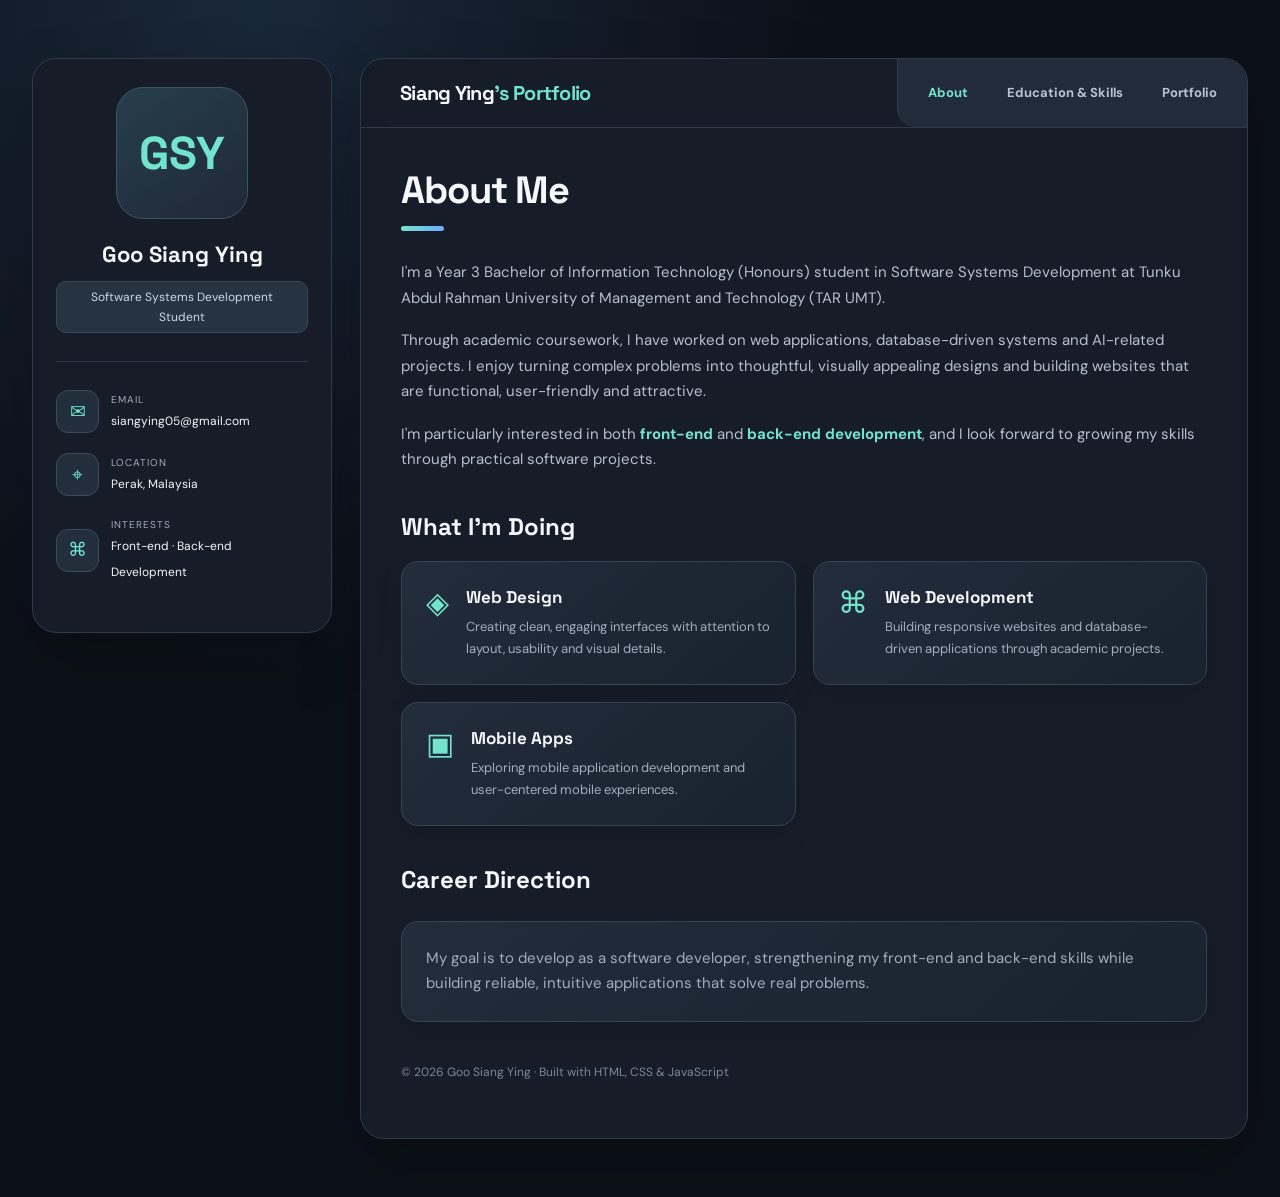
<file: index.html>
<!doctype html><html lang="en"><head><meta charset="utf-8">
<meta name="robots" content="noindex, nofollow">
<meta name="viewport" content="width=device-width,initial-scale=1"><meta name="description" content="Goo Siang Ying — software systems development student portfolio"><title>About | Siang Ying's Portfolio</title><link rel="stylesheet" href="style.css?v=1"></head><body><div class="layout"><aside class="sidebar"><div class="avatar" aria-label="GSY initials">GSY</div><h1>Goo Siang Ying</h1><div class="role">Software Systems Development Student</div><hr class="separator"><div class="contact-item"><div class="contact-icon">✉</div><div><small>Email</small><a href="mailto:siangying05@gmail.com">siangying05@gmail.com</a></div></div><div class="contact-item"><div class="contact-icon">⌖</div><div><small>Location</small><span>Perak, Malaysia</span></div></div><div class="contact-item"><div class="contact-icon">⌘</div><div><small>Interests</small><span>Front-end · Back-end Development</span></div></div></aside><main class="main"><header class="topbar"><a class="brand" href="index.html">Siang Ying<span>'s Portfolio</span></a><nav class="nav" aria-label="Main navigation"><a href="index.html" class="active">About</a><a href="resume.html" class="">Education &amp; Skills</a><a href="portfolio.html" class="">Portfolio</a></nav></header><div class="content"><h2 class="section-title">About Me</h2><div class="underline"></div><div class="intro"><p>I'm a Year 3 Bachelor of Information Technology (Honours) student in Software Systems Development at Tunku Abdul Rahman University of Management and Technology (TAR UMT).</p><p>Through academic coursework, I have worked on web applications, database-driven systems and AI-related projects. I enjoy turning complex problems into thoughtful, visually appealing designs and building websites that are functional, user-friendly and attractive.</p><p>I'm particularly interested in both <strong style="color:var(--accent)">front-end</strong> and <strong style="color:var(--accent)">back-end development</strong>, and I look forward to growing my skills through practical software projects.</p></div><h2 class="subhead">What I'm Doing</h2><div class="service-grid"><article class="service"><div class="service-icon">◈</div><div><h3>Web Design</h3><p>Creating clean, engaging interfaces with attention to layout, usability and visual details.</p></div></article><article class="service"><div class="service-icon">⌘</div><div><h3>Web Development</h3><p>Building responsive websites and database-driven applications through academic projects.</p></div></article><article class="service"><div class="service-icon">▣</div><div><h3>Mobile Apps</h3><p>Exploring mobile application development and user-centered mobile experiences.</p></div></article></div><h2 class="subhead">Career Direction</h2><div class="note-card"><p>My goal is to develop as a software developer, strengthening my front-end and back-end skills while building reliable, intuitive applications that solve real problems.</p></div><footer class="page-footer">© 2026 Goo Siang Ying · Built with HTML, CSS & JavaScript</footer></div></main></div><script src="script.js"></script></body></html>
</file>
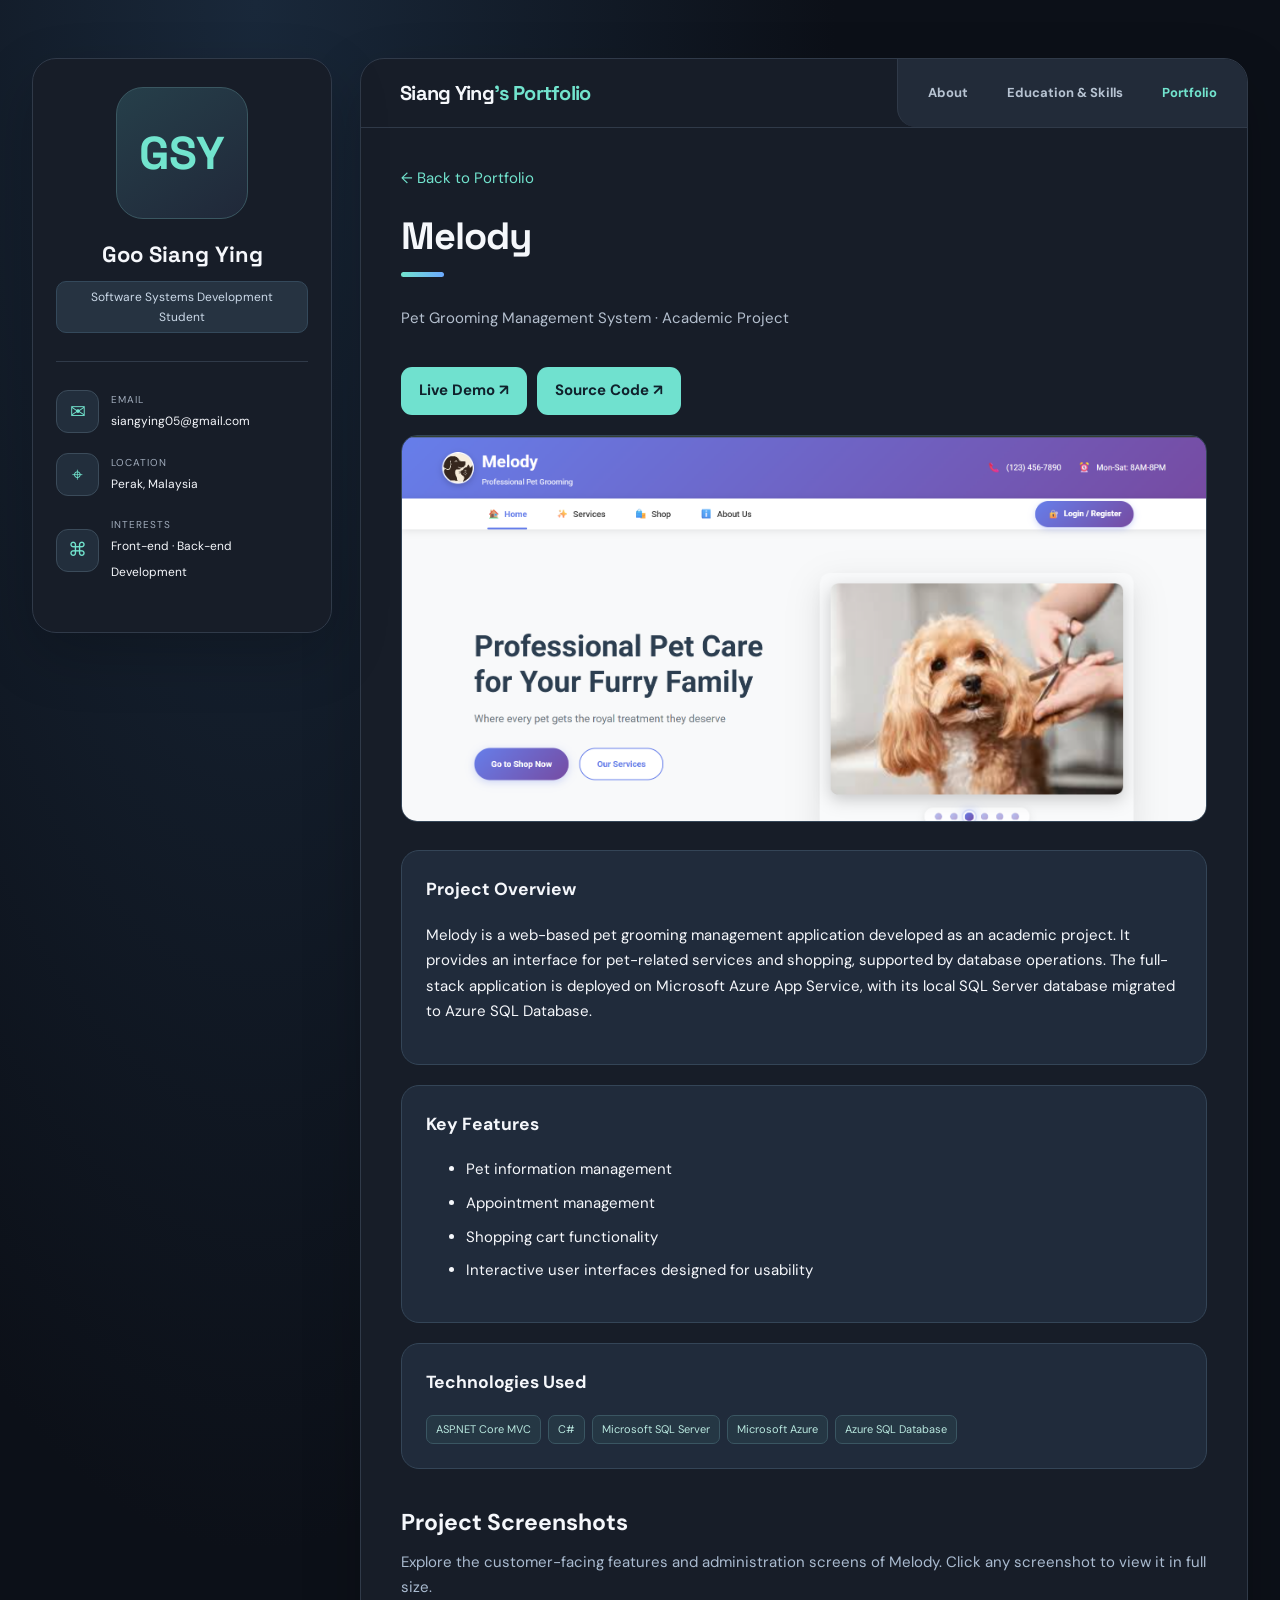
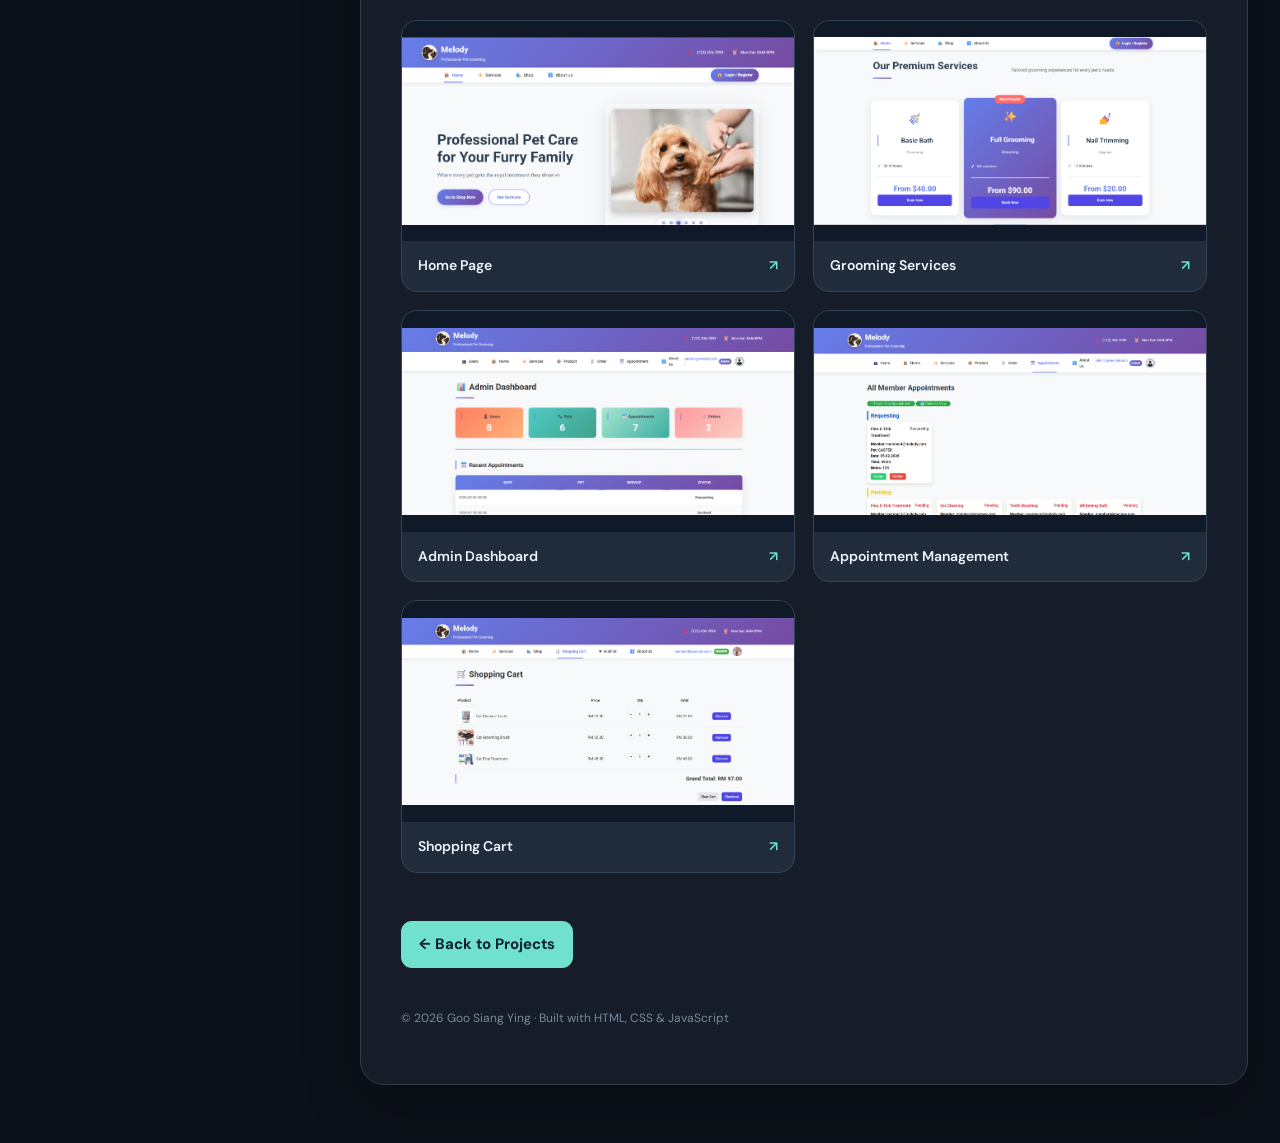
<file: melody.html>
<!doctype html><html lang="en"><head><meta charset="utf-8">
<meta name="robots" content="noindex, nofollow">
<meta name="viewport" content="width=device-width,initial-scale=1"><meta name="description" content="Melody Pet Grooming Management System — academic project by Goo Siang Ying"><title>Melody Project | Siang Ying's Portfolio</title><link rel="stylesheet" href="style.css?v=6"></head><body><div class="layout"><aside class="sidebar"><div class="avatar" aria-label="GSY initials">GSY</div><h1>Goo Siang Ying</h1><div class="role">Software Systems Development Student</div><hr class="separator"><div class="contact-item"><div class="contact-icon">✉</div><div><small>Email</small><a href="mailto:siangying05@gmail.com">siangying05@gmail.com</a></div></div><div class="contact-item"><div class="contact-icon">⌖</div><div><small>Location</small><span>Perak, Malaysia</span></div></div><div class="contact-item"><div class="contact-icon">⌘</div><div><small>Interests</small><span>Front-end · Back-end Development</span></div></div></aside><main class="main"><header class="topbar"><a class="brand" href="index.html">Siang Ying<span>'s Portfolio</span></a><nav class="nav" aria-label="Main navigation"><a href="index.html">About</a><a href="resume.html">Education &amp; Skills</a><a href="portfolio.html" class="active">Portfolio</a></nav></header><div class="content"><a href="portfolio.html" style="color:var(--accent);text-decoration:none">← Back to Portfolio</a><h2 class="section-title" style="margin-top:20px">Melody</h2><div class="underline"></div><p class="intro">Pet Grooming Management System · Academic Project</p><div style="display:flex;flex-wrap:wrap;gap:10px;margin:16px 0"><a class="view-project-btn" href="https://melody-pet-grooming-hxhmc9cugtfdgpbf.eastasia-01.azurewebsites.net" target="_blank" rel="noopener noreferrer">Live Demo ↗</a><a class="view-project-btn" href="https://github.com/siangying05/Melody-Pet-Grooming-System" target="_blank" rel="noopener noreferrer">Source Code ↗</a></div><img class="melody-hero-image" src="images/MelodyDashboard.png" alt="Screenshot of Melody pet grooming website homepage"><div class="melody-detail-card"><h3>Project Overview</h3><p>Melody is a web-based pet grooming management application developed as an academic project. It provides an interface for pet-related services and shopping, supported by database operations. The full-stack application is deployed on Microsoft Azure App Service, with its local SQL Server database migrated to Azure SQL Database.</p></div><div class="melody-detail-card"><h3>Key Features</h3><ul><li>Pet information management</li><li>Appointment management</li><li>Shopping cart functionality</li><li>Interactive user interfaces designed for usability</li></ul></div><div class="melody-detail-card"><h3>Technologies Used</h3><div class="chips"><span class="chip">ASP.NET Core MVC</span><span class="chip">C#</span><span class="chip">Microsoft SQL Server</span><span class="chip">Microsoft Azure</span><span class="chip">Azure SQL Database</span></div></div><section class="melody-gallery" aria-labelledby="melody-gallery-title"><h3 id="melody-gallery-title">Project Screenshots</h3><p class="melody-gallery-intro">Explore the customer-facing features and administration screens of Melody. Click any screenshot to view it in full size.</p><div class="melody-gallery-grid">
<a class="melody-shot" href="images/MelodyDashboard.png" target="_blank" rel="noopener noreferrer"><img src="images/MelodyDashboard.png" alt="Melody homepage" loading="lazy"><span>Home Page <span aria-hidden="true">↗</span></span></a>
<a class="melody-shot" href="images/MelodyService.png" target="_blank" rel="noopener noreferrer"><img src="images/MelodyService.png" alt="Melody grooming services and pricing" loading="lazy"><span>Grooming Services <span aria-hidden="true">↗</span></span></a>
<a class="melody-shot" href="images/AdminDashboard.png" target="_blank" rel="noopener noreferrer"><img src="images/AdminDashboard.png" alt="Melody admin dashboard with summary cards and recent appointments" loading="lazy"><span>Admin Dashboard <span aria-hidden="true">↗</span></span></a>
<a class="melody-shot" href="images/AdminViewMemberAppointment.png" target="_blank" rel="noopener noreferrer"><img src="images/AdminViewMemberAppointment.png" alt="Admin view of member appointment requests" loading="lazy"><span>Appointment Management <span aria-hidden="true">↗</span></span></a>
<a class="melody-shot" href="images/MelodyMemberShoppingCart.png" target="_blank" rel="noopener noreferrer"><img src="images/MelodyMemberShoppingCart.png" alt="Member shopping cart with products and total" loading="lazy"><span>Shopping Cart <span aria-hidden="true">↗</span></span></a>
</div></section><a class="view-project-btn" href="portfolio.html">← Back to Projects</a><footer class="page-footer">© 2026 Goo Siang Ying · Built with HTML, CSS &amp; JavaScript</footer></div></main></div><script src="script.js"></script></body></html>
</file>
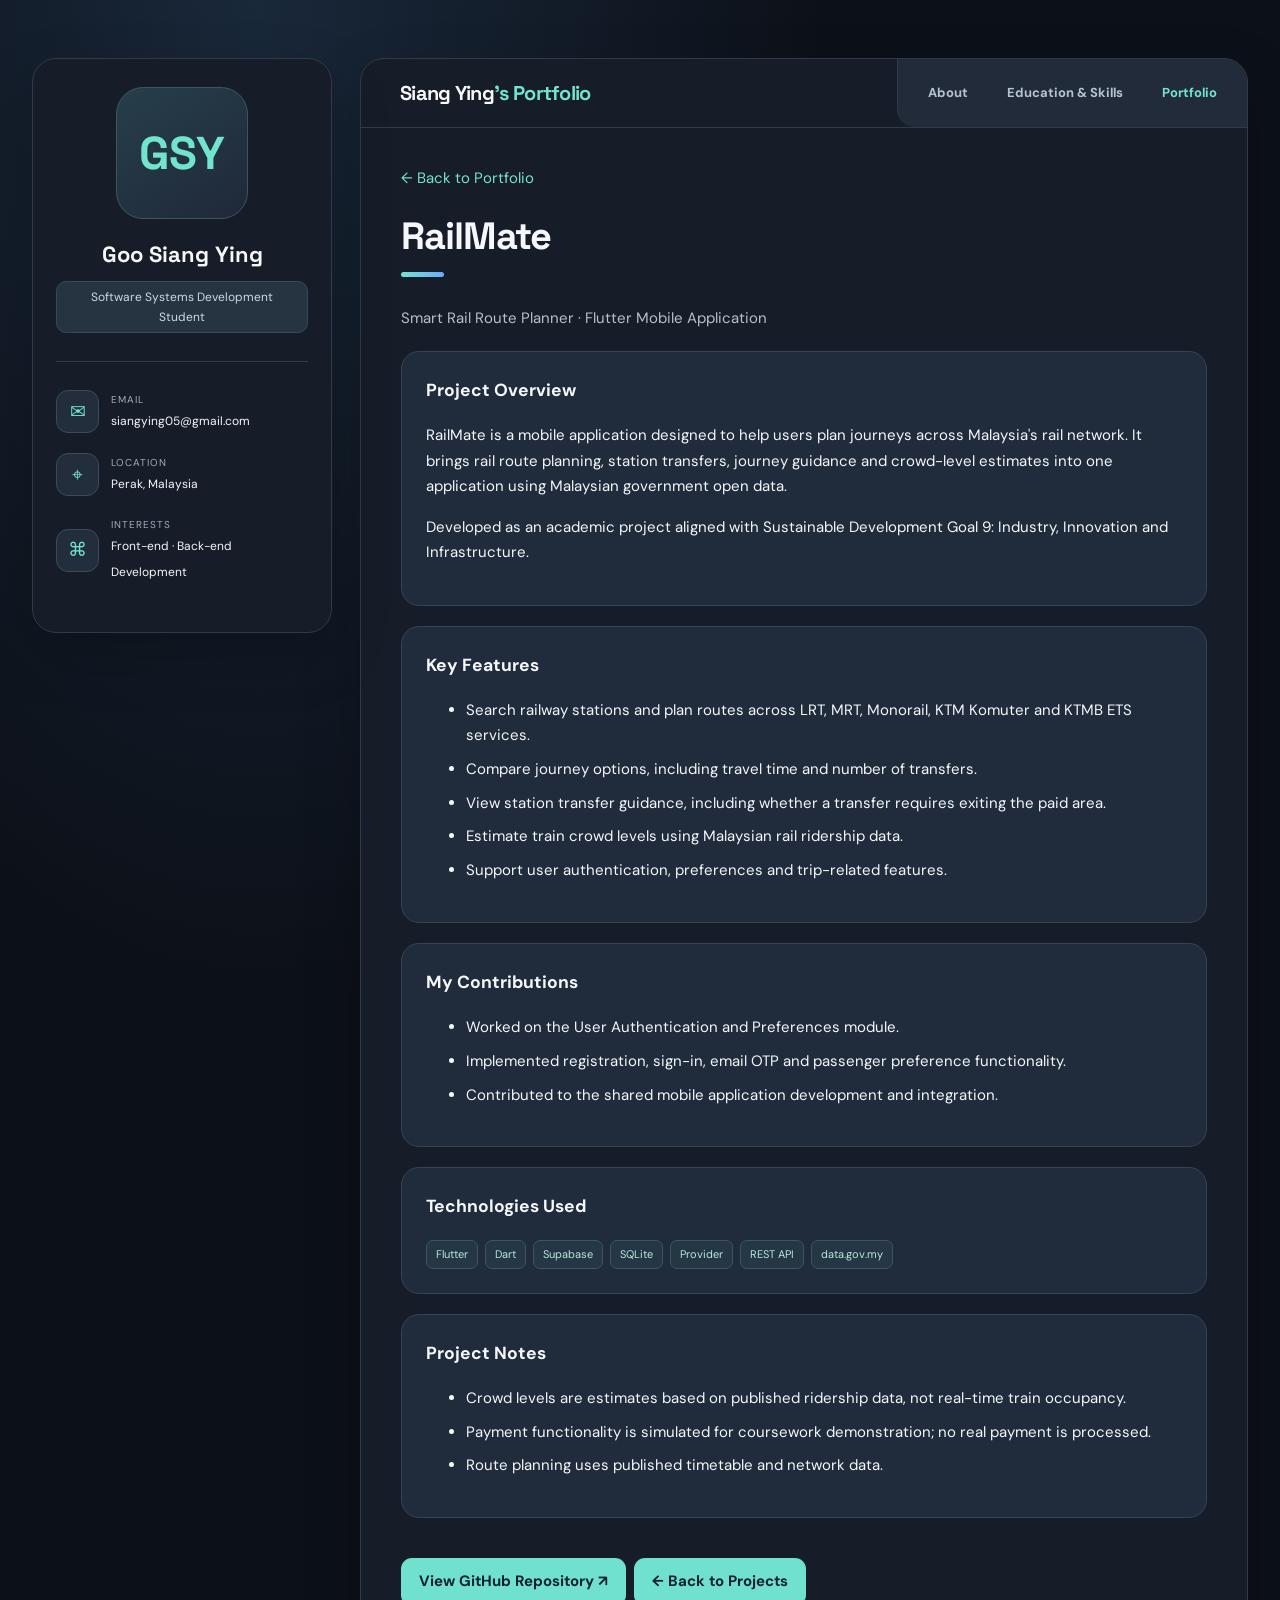
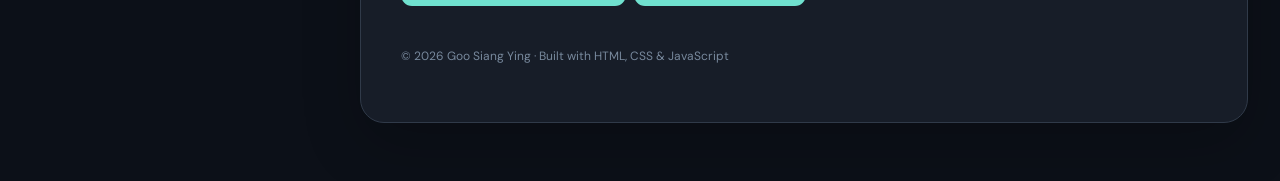
<file: railmate.html>
<!doctype html><html lang="en"><head><meta charset="utf-8">
<meta name="robots" content="noindex, nofollow">
<meta name="viewport" content="width=device-width,initial-scale=1"><meta name="description" content="RailMate Smart Rail Route Planner — mobile application project by Goo Siang Ying"><title>RailMate Project | Siang Ying's Portfolio</title><link rel="stylesheet" href="style.css?v=1"></head><body><div class="layout"><aside class="sidebar"><div class="avatar" aria-label="GSY initials">GSY</div><h1>Goo Siang Ying</h1><div class="role">Software Systems Development Student</div><hr class="separator"><div class="contact-item"><div class="contact-icon">✉</div><div><small>Email</small><a href="mailto:siangying05@gmail.com">siangying05@gmail.com</a></div></div><div class="contact-item"><div class="contact-icon">⌖</div><div><small>Location</small><span>Perak, Malaysia</span></div></div><div class="contact-item"><div class="contact-icon">⌘</div><div><small>Interests</small><span>Front-end · Back-end Development</span></div></div></aside><main class="main"><header class="topbar"><a class="brand" href="index.html">Siang Ying<span>'s Portfolio</span></a><nav class="nav" aria-label="Main navigation"><a href="index.html">About</a><a href="resume.html">Education &amp; Skills</a><a href="portfolio.html" class="active">Portfolio</a></nav></header><div class="content"><a href="portfolio.html" style="color:var(--accent);text-decoration:none">← Back to Portfolio</a><h2 class="section-title" style="margin-top:20px">RailMate</h2><div class="underline"></div><p class="intro">Smart Rail Route Planner · Flutter Mobile Application</p><div class="melody-detail-card"><h3>Project Overview</h3><p>RailMate is a mobile application designed to help users plan journeys across Malaysia's rail network. It brings rail route planning, station transfers, journey guidance and crowd-level estimates into one application using Malaysian government open data.</p><p>Developed as an academic project aligned with Sustainable Development Goal 9: Industry, Innovation and Infrastructure.</p></div><div class="melody-detail-card"><h3>Key Features</h3><ul><li>Search railway stations and plan routes across LRT, MRT, Monorail, KTM Komuter and KTMB ETS services.</li><li>Compare journey options, including travel time and number of transfers.</li><li>View station transfer guidance, including whether a transfer requires exiting the paid area.</li><li>Estimate train crowd levels using Malaysian rail ridership data.</li><li>Support user authentication, preferences and trip-related features.</li></ul></div><div class="melody-detail-card"><h3>My Contributions</h3><ul><li>Worked on the User Authentication and Preferences module.</li><li>Implemented registration, sign-in, email OTP and passenger preference functionality.</li><li>Contributed to the shared mobile application development and integration.</li></ul></div><div class="melody-detail-card"><h3>Technologies Used</h3><div class="chips"><span class="chip">Flutter</span><span class="chip">Dart</span><span class="chip">Supabase</span><span class="chip">SQLite</span><span class="chip">Provider</span><span class="chip">REST API</span><span class="chip">data.gov.my</span></div></div><div class="melody-detail-card"><h3>Project Notes</h3><ul><li>Crowd levels are estimates based on published ridership data, not real-time train occupancy.</li><li>Payment functionality is simulated for coursework demonstration; no real payment is processed.</li><li>Route planning uses published timetable and network data.</li></ul></div><a class="view-project-btn" href="https://github.com/siangying05/RailMate" target="_blank" rel="noopener noreferrer">View GitHub Repository ↗</a><a class="view-project-btn" href="portfolio.html" style="margin-left:8px">← Back to Projects</a><footer class="page-footer">© 2026 Goo Siang Ying · Built with HTML, CSS &amp; JavaScript</footer></div></main></div><script src="script.js"></script></body></html>
</file>
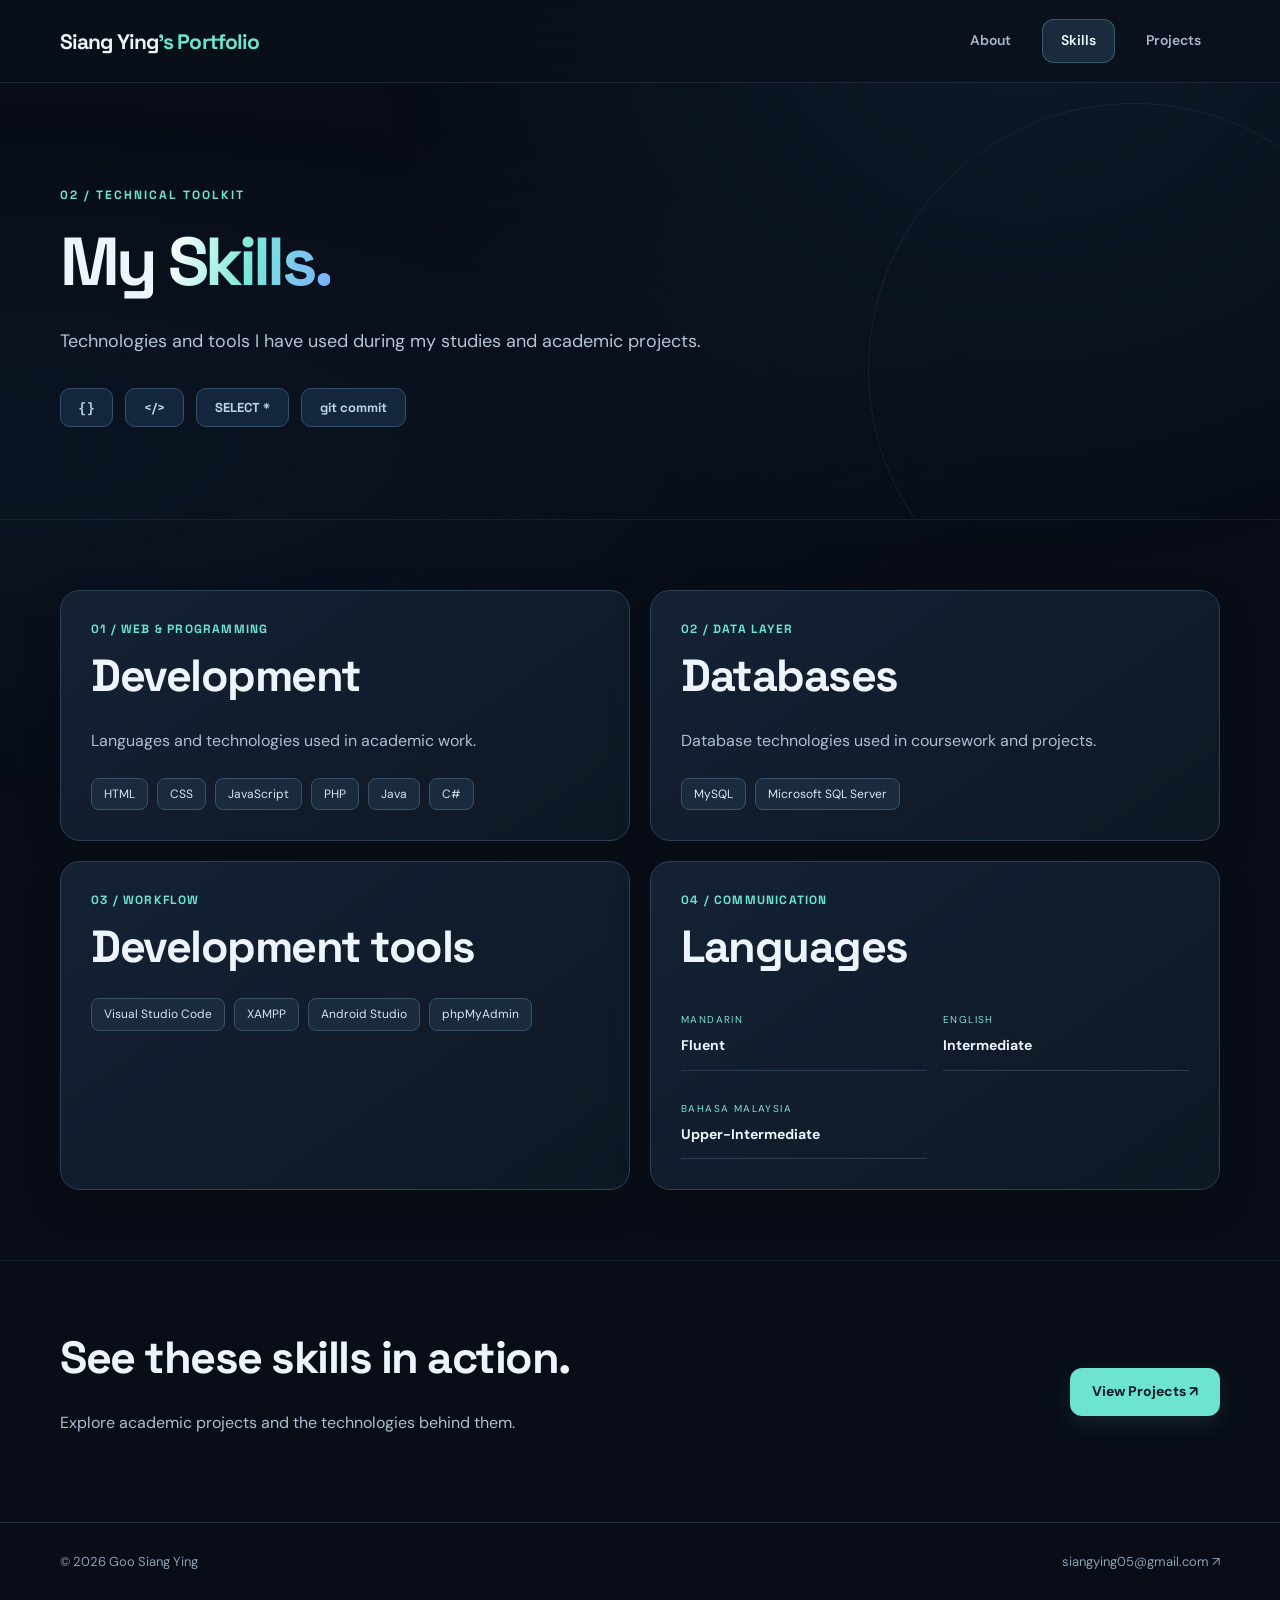
<file: skills.html>
<!DOCTYPE html>
<html lang="en"><head><meta charset="utf-8"/><meta content="width=device-width,initial-scale=1" name="viewport"/><meta content="Goo Siang Ying's software development portfolio, academic projects, skills and education." name="description"/><title>Skills | Siang Ying's Portfolio</title><link href="style.css" rel="stylesheet"/><style>@import url('https://fonts.googleapis.com/css2?family=DM+Sans:wght@400;500;600;700&family=Space+Grotesk:wght@400;500;600;700&display=swap');
:root{--bg:#080d17;--surface:#101927;--surface2:#142031;--border:#243348;--text:#edf4fc;--muted:#9aaec3;--accent:#6de4d0;--blue:#7aabff;--purple:#a998ff}*{box-sizing:border-box}html{scroll-behavior:smooth}body{margin:0;background:var(--bg);color:var(--text);font:16px/1.7 'DM Sans',sans-serif;overflow-x:hidden}body:before{content:'';position:fixed;inset:0;z-index:-1;pointer-events:none;background:radial-gradient(ellipse at 80% 0%,#19345155,transparent 45%),radial-gradient(ellipse at 0% 50%,#10253c55,transparent 55%)}a{color:inherit;text-decoration:none}button{font:inherit}.wrap{width:min(1160px,calc(100% - 56px));margin:auto}.header{position:sticky;top:0;z-index:20;background:#0a101bcf;border-bottom:1px solid #233145bb;backdrop-filter:blur(20px)}.navwrap{display:flex;align-items:center;justify-content:space-between;min-height:82px;gap:20px}.brand{font:700 21px 'Space Grotesk',sans-serif;letter-spacing:-.9px;white-space:nowrap}.brand span{color:var(--accent)}nav{display:flex;align-items:center;gap:12px}nav a{font-size:14px;font-weight:600;color:#a8b9cd;padding:10px 19px;border-radius:12px;transition:.25s}nav a:hover,nav a.active{background:#192b3c;color:#eafffc}nav a.active{box-shadow:inset 0 0 0 1px #355c69}.menu{display:none;border:1px solid var(--border);border-radius:10px;background:var(--surface);color:var(--text);padding:8px 12px}.hero{position:relative;padding:104px 0 92px;overflow:hidden}.hero:after{content:'';position:absolute;right:-120px;top:20px;width:530px;height:530px;border:1px solid #27445c55;border-radius:50%;pointer-events:none;z-index:-1}.hero-layout{display:grid;grid-template-columns:1.05fr .95fr;align-items:center;gap:55px}.eyebrow{font:700 12px 'Space Grotesk',sans-serif;color:var(--accent);letter-spacing:2px;text-transform:uppercase;margin:0 0 22px}.hero h1{font:700 clamp(42px,5.3vw,76px)/1.08 'Space Grotesk',sans-serif;letter-spacing:-3.8px;margin:0 0 27px;max-width:920px}.gradient{background:linear-gradient(105deg,#fff 5%,#7ce8d8 50%,#7aaeff);color:transparent;background-clip:text}.lead{font-size:18px;color:#b3c4d7;max-width:680px;margin:0 0 26px;line-height:1.8}.status-line{display:flex;align-items:center;gap:9px;font-size:13px;color:#a4c7c1;margin:0 0 30px}.status-dot{width:8px;height:8px;border-radius:50%;background:#64e2b7;box-shadow:0 0 0 5px #64e2b71a}.buttons{display:flex;gap:12px;flex-wrap:wrap}.btn{display:inline-flex;align-items:center;justify-content:center;min-height:48px;padding:12px 22px;border-radius:12px;font-size:14px;font-weight:700;transition:transform .2s,background .2s,box-shadow .2s}.btn:hover{transform:translateY(-3px)}.btn.primary{background:var(--accent);color:#071b21;box-shadow:0 8px 25px #6de4d01b}.btn.secondary{background:#152333;color:#dbe9f7;border:1px solid #33495f}.btn.secondary:hover{background:#20354a}.hero-visual{position:relative;min-height:420px;display:flex;align-items:center;justify-content:center}.visual-glow{position:absolute;width:390px;height:390px;background:#3a8ca540;filter:blur(95px);border-radius:50%}.editor{position:relative;z-index:1;width:100%;max-width:500px;border:1px solid #36516a;border-radius:18px;overflow:hidden;background:#0d1725;box-shadow:0 35px 100px #0008,0 0 0 8px #12233760;transform:rotate(-2deg)}.editor-top,.editor-bottom{display:flex;align-items:center;justify-content:space-between;padding:13px 18px;background:#162436;color:#95a9bd;font:12px 'Space Grotesk',sans-serif;border-bottom:1px solid #2b3e53}.editor-bottom{border-top:1px solid #2b3e53;border-bottom:0;padding:10px 18px}.lights{display:flex;gap:6px}.lights i{width:9px;height:9px;border-radius:50%;background:#ff7e86}.lights i:nth-child(2){background:#f6ce78}.lights i:nth-child(3){background:#74d9b0}.editor-code{font:13px/2.3 Consolas,Monaco,monospace;padding:25px 12px;color:#d7e8fa;white-space:nowrap}.line-no{display:inline-block;width:36px;text-align:right;margin-right:18px;color:#536d83}.purple{color:#b7a2ff}.mint{color:#84e5c6}.muted-code{color:#708ca2}.floating-label{position:absolute;z-index:2;top:0;left:0;background:#1a2c3d;border:1px solid #416075;border-radius:12px;padding:10px 14px;font:700 12px 'Space Grotesk';color:#dceaff;box-shadow:0 12px 30px #0004}.floating-label span{display:block;font:11px 'DM Sans';color:#7ce3b9}.floating-card{position:absolute;right:-12px;bottom:2px;z-index:2;display:flex;align-items:center;gap:12px;background:#1c2d40;border:1px solid #4b6479;border-radius:14px;padding:13px 17px;box-shadow:0 15px 40px #0007}.floating-card>span{color:var(--accent);font-size:24px}.floating-card strong,.floating-card small{display:block}.floating-card strong{font-size:12px}.floating-card small{font-size:11px;color:var(--muted)}.section{padding:70px 0;border-top:1px solid #26344777}.section h2{font:700 clamp(29px,3.6vw,45px)/1.18 'Space Grotesk';letter-spacing:-1.5px;margin:0 0 25px}.section h3{font:600 21px 'Space Grotesk';margin:0 0 14px}.section p,.section li{color:#aebfd2}.section p{margin-top:0}.grid{display:grid;grid-template-columns:repeat(2,minmax(0,1fr));gap:20px}.card{padding:30px;background:linear-gradient(145deg,#142234,#0e1724);border:1px solid #2c4056;border-radius:20px;box-shadow:0 16px 45px #0000001a;transition:border-color .25s,transform .25s}.card:hover{border-color:#4c7885;transform:translateY(-3px)}.card p:last-child{margin-bottom:0}.metric-strip{display:grid;grid-template-columns:repeat(3,1fr);gap:12px;margin:10px 0 26px}.metric-strip>div{padding:17px 20px;background:#112030;border:1px solid #2b4155;border-radius:14px}.metric-strip strong{display:block;color:#e7f7fa;font:700 25px 'Space Grotesk'}.metric-strip span{font-size:12px;color:var(--muted)}.facts{display:grid;grid-template-columns:repeat(2,1fr);gap:16px}.fact{padding:13px 0;border-bottom:1px solid #2b3c50}.fact small,.fact strong{display:block}.fact small{font-size:10px;letter-spacing:1.4px;color:#7de5d1;margin-bottom:6px}.fact strong{font-size:14px;line-height:1.6}.accent{color:var(--accent)}.contact{display:flex;align-items:center;justify-content:space-between;gap:25px}.contact p{max-width:550px}.footer{border-top:1px solid #27374a;padding:28px 0;color:#8ba0b5;font-size:13px}.footer .wrap{display:flex;justify-content:space-between;gap:15px}.footer a:hover{color:var(--accent)}.tag{color:var(--accent)!important;font:700 12px 'Space Grotesk';letter-spacing:1.2px;text-transform:uppercase}.chips{display:flex;flex-wrap:wrap;gap:9px;margin-top:24px}.chip{border:1px solid #39516a;background:#1a2b3d;border-radius:8px;padding:5px 12px;color:#d4e6f5;font-size:12px}.project{margin-bottom:24px}.project h2{font-size:28px;margin-bottom:16px}.project li{margin-bottom:8px}.project-visual{position:relative;height:190px;margin:-30px -30px 28px;border-radius:19px 19px 0 0;overflow:hidden;display:flex;align-items:center;justify-content:center;background:radial-gradient(circle at 75% 25%,#2b6c6b,#102234 60%);border-bottom:1px solid #315264}.project-visual-2{background:radial-gradient(circle at 70% 25%,#38538e,#142338 60%)}.project-visual-3{background:radial-gradient(circle at 70% 25%,#5c3e81,#1a2138 60%)}.visual-index,.visual-foot{position:absolute;font:700 11px 'Space Grotesk';letter-spacing:1.7px;color:#c3e6ee}.visual-index{top:20px;left:25px}.visual-foot{bottom:17px;right:25px}.visual-symbol{font:700 65px 'Space Grotesk';color:#e1fff5;text-shadow:0 0 45px #69dfc37a}.note{font-size:13px;color:#879bb1}.skills-visual{display:flex;gap:12px;flex-wrap:wrap;margin-top:30px}.skills-visual span{font:700 13px 'Space Grotesk';color:#b9d5e7;background:#14263b;border:1px solid #38516a;padding:10px 18px;border-radius:10px}.reveal{opacity:0;transform:translateY(16px);transition:opacity .6s,transform .6s}.reveal.visible{opacity:1;transform:none}@media(prefers-reduced-motion:reduce){.reveal{opacity:1;transform:none;transition:none}*{scroll-behavior:auto!important}}@media(max-width:900px){.hero-layout{grid-template-columns:1fr}.hero{padding:65px 0}.hero-visual{min-height:330px}.editor{max-width:530px}.hero h1{letter-spacing:-2px}}@media(max-width:650px){.wrap{width:min(100% - 32px,1160px)}.navwrap{min-height:70px}.brand{font-size:17px}.menu{display:block}nav{display:none;position:absolute;top:69px;left:0;right:0;padding:16px;background:#0d1928;border-bottom:1px solid #30445a;flex-direction:column;align-items:stretch}nav.open{display:flex}nav a{padding:12px 16px}.hero h1{font-size:42px;letter-spacing:-2px}.lead{font-size:16px}.hero-visual{min-height:300px}.editor-code{font-size:10px;padding:20px 4px}.line-no{width:20px;margin-right:10px}.floating-card{right:0}.floating-label{left:0}.grid,.metric-strip{grid-template-columns:1fr}.section{padding:50px 0}.card{padding:22px}.project-visual{margin:-22px -22px 24px}.contact,.footer .wrap{align-items:flex-start;flex-direction:column}.facts{grid-template-columns:1fr 1fr}.project h2{font-size:24px}}
</style></head><body><header class="header glass-header"><div class="wrap navwrap"><a class="brand" href="index.html">Siang Ying<span>'s Portfolio</span></a><button aria-expanded="false" aria-label="Toggle navigation" class="menu">☰ Menu</button><nav aria-label="Main navigation"><a href="index.html">About</a><a aria-current="page" class="active" href="skills.html">Skills</a><a href="project.html">Projects</a></nav></div></header><main><section class="hero"><div class="wrap"><p class="eyebrow">02 / Technical Toolkit</p><h1 class="display-title">My <span class="gradient">Skills.</span></h1><p class="lead">Technologies and tools I have used during my studies and academic projects.</p><div aria-hidden="true" class="skills-visual"><span>{ }</span><span>&lt;/&gt;</span><span>SELECT *</span><span>git commit</span></div></div></section><section class="section reveal"><div class="wrap grid"><article class="card"><p class="tag">01 / Web &amp; Programming</p><h2>Development</h2><p>Languages and technologies used in academic work.</p><div class="chips"><span class="chip">HTML</span><span class="chip">CSS</span><span class="chip">JavaScript</span><span class="chip">PHP</span><span class="chip">Java</span><span class="chip">C#</span></div></article><article class="card"><p class="tag">02 / Data Layer</p><h2>Databases</h2><p>Database technologies used in coursework and projects.</p><div class="chips"><span class="chip">MySQL</span><span class="chip">Microsoft SQL Server</span></div></article><article class="card"><p class="tag">03 / Workflow</p><h2>Development tools</h2><div class="chips"><span class="chip">Visual Studio Code</span><span class="chip">XAMPP</span><span class="chip">Android Studio</span><span class="chip">phpMyAdmin</span></div></article><article class="card"><p class="tag">04 / Communication</p><h2>Languages</h2><div class="facts"><div class="fact"><small>MANDARIN</small><strong>Fluent</strong></div><div class="fact"><small>ENGLISH</small><strong>Intermediate</strong></div><div class="fact"><small>BAHASA MALAYSIA</small><strong>Upper-Intermediate</strong></div></div></article></div></section><section class="section reveal"><div class="wrap contact"><div><h2>See these skills in action.</h2><p>Explore academic projects and the technologies behind them.</p></div><a class="btn primary lift" href="project.html">View Projects ↗</a></div></section></main><footer class="footer"><div class="wrap"><span>© <span id="year">2026</span> Goo Siang Ying</span><a href="mailto:siangying05@gmail.com">siangying05@gmail.com ↗</a></div></footer><script src="script.js"></script><script>const menu=document.querySelector('.menu');const nav=document.querySelector('nav');if(menu&&nav){menu.addEventListener('click',()=>{const open=nav.classList.toggle('open');menu.setAttribute('aria-expanded',String(open));});}document.querySelectorAll('nav a').forEach(a=>a.addEventListener('click',()=>{nav?.classList.remove('open');menu?.setAttribute('aria-expanded','false')}));const year=document.getElementById('year');if(year)year.textContent=new Date().getFullYear();const observer=new IntersectionObserver(entries=>{entries.forEach(e=>{if(e.isIntersecting){e.target.classList.add('visible');observer.unobserve(e.target)}})},{threshold:.08});document.querySelectorAll('.reveal').forEach(el=>observer.observe(el));</script></body></html>
</file>
<file: style.css>
@import url('https://fonts.googleapis.com/css2?family=DM+Sans:wght@400;500;600;700&family=Space+Grotesk:wght@400;500;600;700&display=swap');
:root{--bg:#0c1018;--panel:#171d28;--panel2:#1e2633;--line:#303a49;--text:#f5f7fb;--muted:#a2adbd;--accent:#72e4ce}*{box-sizing:border-box}html{scroll-behavior:smooth}body{margin:0;background:radial-gradient(ellipse at 20% 0%,#19283a 0%,transparent 40%),var(--bg);color:var(--text);font:15px/1.7 'DM Sans',sans-serif}a{color:inherit;text-decoration:none}button{font:inherit}.layout{max-width:1380px;margin:0 auto;display:grid;grid-template-columns:300px minmax(0,1fr);gap:28px;padding:58px 32px}.sidebar,.main{background:var(--panel);border:1px solid var(--line);border-radius:24px;box-shadow:0 22px 60px #0003}.sidebar{padding:28px 23px;align-self:start;position:sticky;top:28px}.avatar{width:132px;height:132px;border-radius:27px;margin:0 auto 21px;background:linear-gradient(145deg,#263f4a,#202839);display:grid;place-items:center;border:1px solid #3a5761;font:700 46px 'Space Grotesk';color:var(--accent)}.sidebar h1{font:700 22px/1.3 'Space Grotesk';text-align:center;margin:0 0 12px}.role{margin:auto;background:#263341;border:1px solid #34495b;border-radius:10px;width:max-content;max-width:100%;padding:5px 12px;font-size:12px;color:#cbd9e8;text-align:center}.separator{border:0;border-top:1px solid var(--line);margin:28px 0}.contact-item{display:flex;gap:12px;align-items:center;margin:20px 0}.contact-icon{width:43px;height:43px;flex:none;display:grid;place-items:center;border-radius:12px;background:#222e3c;color:var(--accent);border:1px solid #3b4b5a;font-size:19px}.contact-item small{display:block;color:var(--muted);font-size:10px;letter-spacing:1px;text-transform:uppercase}.contact-item a,.contact-item span{font-size:12px;overflow-wrap:anywhere}.sidebar-action{display:block;text-align:center;background:#263b43;border:1px solid #41635e;border-radius:12px;padding:10px;color:var(--accent);font-weight:700;font-size:13px;margin-top:28px}.main{overflow:hidden;min-height:650px}.topbar{display:flex;align-items:center;justify-content:space-between;gap:20px;padding:0 0 0 39px;border-bottom:1px solid var(--line)}.brand{font:700 20px 'Space Grotesk';letter-spacing:-.7px}.brand span{color:var(--accent)}.nav{display:flex;background:#222b39;border-left:1px solid var(--line);border-bottom-left-radius:19px;padding:0 12px;gap:3px}.nav a{padding:23px 18px;font-weight:700;font-size:13px;color:#b7c3d2;transition:.2s}.nav a:hover,.nav a.active{color:var(--accent)}.content{padding:38px 40px 56px}.section-title{font:700 clamp(29px,3vw,38px) 'Space Grotesk';letter-spacing:-1.1px;margin:0 0 12px}.underline{height:5px;width:43px;border-radius:5px;background:linear-gradient(90deg,var(--accent),#6caaff);margin:0 0 29px}.intro{font-size:15px;color:#b5c0cf;max-width:850px}.intro p{margin:0 0 17px}.subhead{font:700 24px 'Space Grotesk';margin:38px 0 19px}.service-grid,.project-grid,.skill-grid{display:grid;grid-template-columns:repeat(2,minmax(0,1fr));gap:17px}.service,.project,.skill-group,.timeline,.note-card{background:linear-gradient(140deg,#222c3a,#19222f);border:1px solid #364453;border-radius:17px;padding:24px;box-shadow:0 9px 24px #0002}.service{display:flex;gap:17px}.service-icon{color:var(--accent);font-size:30px;line-height:1.1}.service h3,.project h3{font:700 17px 'Space Grotesk';margin:0 0 8px}.service p,.project p,.timeline p{color:var(--muted);margin:0;font-size:13px}.muted{color:var(--muted)}.section-label{font-size:11px;text-transform:uppercase;letter-spacing:2px;color:var(--accent);font-weight:700}.timeline{margin-bottom:15px;position:relative}.timeline .date{color:var(--accent);font-size:12px;font-weight:700}.timeline h3{font:700 17px 'Space Grotesk';margin:7px 0 6px}.timeline h4{font-size:13px;color:#c7d1df;margin:0 0 7px;font-weight:500}.skill-group h3{font:700 17px 'Space Grotesk';margin:0 0 17px}.skill-list{display:flex;flex-wrap:wrap;gap:10px}.skill{display:inline-flex;align-items:center;gap:8px;background:#263445;border:1px solid #3b4d60;border-radius:10px;padding:9px 12px;font-size:13px}.skill img{width:21px;height:21px;object-fit:contain}.project{padding:0;overflow:hidden}.project-banner{height:150px;display:flex;align-items:center;justify-content:center;background:radial-gradient(circle at 70% 20%,#276e6e,#152b3a 60%);font:700 42px 'Space Grotesk';color:#b9fff1}.project:nth-child(2) .project-banner{background:radial-gradient(circle at 70% 20%,#34548d,#19283e 60%);color:#c1d6ff}.project:nth-child(3) .project-banner{background:radial-gradient(circle at 70% 20%,#63477f,#282039 60%);color:#e2d1ff}.project-body{padding:23px}.project ul{padding-left:18px;color:var(--muted);font-size:13px;margin:10px 0}.project li{margin:5px 0}.chips{display:flex;flex-wrap:wrap;gap:7px;margin-top:17px}.chip{border:1px solid #3a5662;background:#253744;border-radius:7px;padding:4px 9px;font-size:11px;color:#b9e8df}.page-footer{padding-top:40px;color:#78899d;font-size:12px}.resume-link{display:inline-flex;margin-top:20px;border-radius:11px;padding:12px 18px;background:var(--accent);color:#09232b;font-weight:700}.note-card{margin-top:26px}.note-card p{margin:0;color:var(--muted)}@media(max-width:1050px){.layout{grid-template-columns:1fr;padding:20px}.sidebar{position:static;display:grid;grid-template-columns:auto 1fr;gap:0 20px;align-items:center}.avatar{grid-row:span 2;width:90px;height:90px;font-size:30px;margin:0}.sidebar h1{text-align:left}.role{margin:0}.sidebar .separator,.contact-item,.sidebar-action{grid-column:1/-1}.sidebar .separator{margin:17px 0}.contact-item{margin:7px 0}.sidebar-action{margin-top:16px}}@media(max-width:650px){.layout{padding:12px;gap:14px}.sidebar,.main{border-radius:17px}.topbar{display:block;padding:17px 17px 0}.brand{display:block;margin-bottom:12px;font-size:17px}.nav{border-radius:11px;border:1px solid var(--line);justify-content:space-around;padding:0}.nav a{padding:12px 9px;font-size:12px}.content{padding:27px 19px 35px}.service-grid,.project-grid,.skill-grid{grid-template-columns:1fr}.service{padding:19px}.section-title{font-size:29px}.sidebar{padding:20px}}
.project-banner {
    overflow: hidden;
    padding: 0;
}

.project-image {
    width: 100%;
    height: 100%;
    object-fit: cover;
    object-position: center;
    display: block;
    transition: transform 0.3s ease;
}

.project-banner:hover .project-image {
    transform: scale(1.05);
}

/* Project screenshot display */
.project-banner{overflow:hidden;padding:0}
.project-banner .project-image{display:block;width:100%;height:100%;object-fit:cover;object-position:center;transition:transform .3s ease}
.project-banner:hover .project-image{transform:scale(1.04)}

/* Melody project detail link */
.project-image-link{display:block;color:inherit;text-decoration:none}
.project-image-link:focus-visible,.view-project-btn:focus-visible{outline:3px solid #72e4ce;outline-offset:4px}
.view-project-btn{display:inline-flex;align-items:center;justify-content:center;margin-top:20px;padding:11px 18px;border-radius:11px;background:#70e1cf;color:#10212c;font-weight:700;text-decoration:none;transition:background .2s,transform .2s}
.view-project-btn:hover{background:#a0f4e6;transform:translateY(-2px)}
.melody-hero-image{width:100%;display:block;border-radius:16px;border:1px solid #344557;margin:20px 0 28px}
.melody-detail-card{background:#202b3b;border:1px solid #344557;border-radius:18px;padding:24px;margin:20px 0}
.melody-detail-card h3{margin-top:0}
.melody-detail-card li{margin:9px 0;line-height:1.65}

/* Melody screenshot gallery */
.melody-gallery{margin:34px 0 28px}.melody-gallery h3{font-size:23px;margin:0 0 8px}.melody-gallery-intro{color:#aabbd0;margin:0 0 20px;line-height:1.65}.melody-gallery-grid{display:grid;grid-template-columns:repeat(2,minmax(0,1fr));gap:18px}.melody-shot{display:block;overflow:hidden;background:#202b3b;border:1px solid #344557;border-radius:16px;color:#edf4fc;text-decoration:none;transition:border-color .2s,transform .2s}.melody-shot:hover{border-color:#70e1cf;transform:translateY(-3px)}.melody-shot:focus-visible{outline:3px solid #70e1cf;outline-offset:3px}.melody-shot img{display:block;width:100%;aspect-ratio:16/9;object-fit:contain;background:#101927}.melody-shot>span{display:flex;justify-content:space-between;gap:12px;padding:13px 16px;font-size:14px;font-weight:600}.melody-shot>span span{color:#70e1cf}@media(max-width:650px){.melody-gallery-grid{grid-template-columns:1fr}}
</file>
